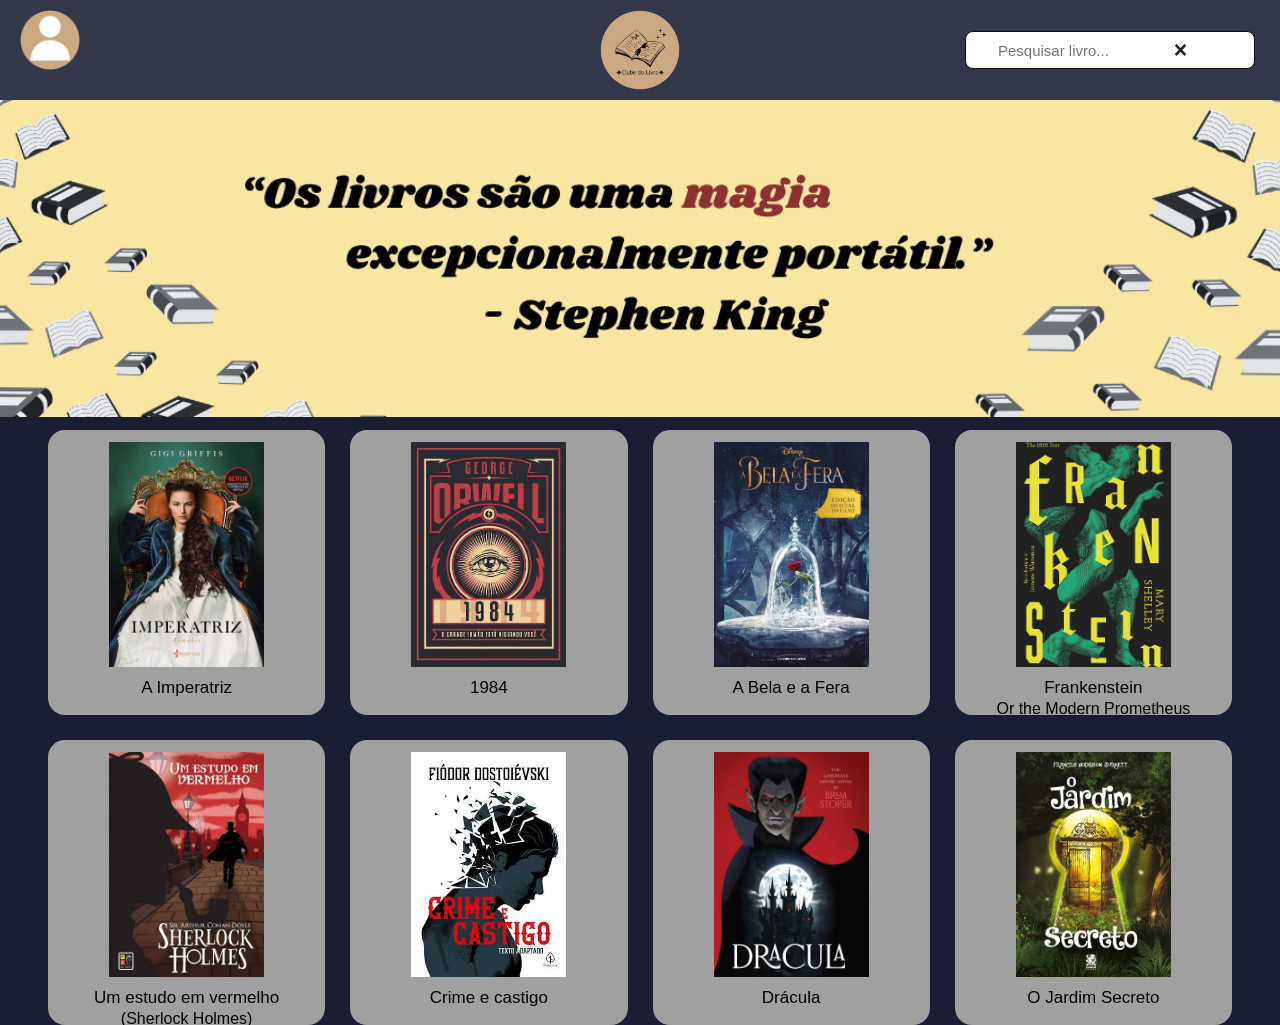
<file: index.html>
<!DOCTYPE html>
<html lang="pt-BR">

<head>
    <meta charset="UTF-8">
    <meta name="viewport" content="width=device-width, initial-scale=1.0">
    <title>Leveza de ler</title>
    <link rel="stylesheet" href="style.css">
    <link rel="icon" type="image/png" href="img/logo.png">
</head>

<body>
    <div class="central">
        <div class="barra">
            <a href="user.html">
                <img src="img/user.png" class="user">
            </a>
            <img src="img/logo.png" class="logo">
            <div class="pesquisa">
                <span class="icone">⌕</span>
                <input type="text" id="campoPesquisa" placeholder="Pesquisar livro...">
                <button id="limparPesquisa">×</button>
            </div>
        </div>

        <div class="banner">
            <img src="img/banner.png">
        </div>

        <div class="conteudo">
            <div class="conjunto">
                <a href="imperatriz.html">
                    <img src="img/imperatriz.jpg" class="livros">
                    <p>A Imperatriz</p>
                </a>
            </div>

            <div class="conjunto">
                <a href="1984.html">
                    <img src="img/1984.jpg" class="livros">
                    <p> 1984 </p>
                </a>
            </div>

            <div class="conjunto">
                <a href="bela.html">
                    <img src="img/bela.jpg" class="livros">
                    <p> A Bela e a Fera </p>
                </a>
            </div>

            <div class="conjunto">
                <a href="frankenstein.html">
                    <img src="img/franl.jpg" class="livros">
                    <p> Frankenstein </p>
                    <span>Or the Modern Prometheus</span>
                </a>
            </div>

            <div class="conjunto">
                <a href="sherlock.html">
                    <img src="img/sherlock_holmes.jpg" class="livros">
                    <p>Um estudo em vermelho</p>
                    <span>(Sherlock Holmes)</span>
                </a>
            </div>

            <div class="conjunto">
                <a href="crime.html">
                    <img src="img/crime.jpg" class="livros">
                    <p> Crime e castigo </p>
                </a>
            </div>

            <div class="conjunto">
                <a href="dracula.html">
                    <img src="img/dracula.jpg" class="livros">
                    <p> Drácula </p>
                </a>
            </div>

            <div class="conjunto">
                <a href="jardim.html">
                    <img src="img/jardim.jpg" class="livros">
                    <p> O Jardim Secreto </p>
                </a>
            </div>

        </div>
    </div>
    <script src="script.js"></script>
</body>

</html>
</file>
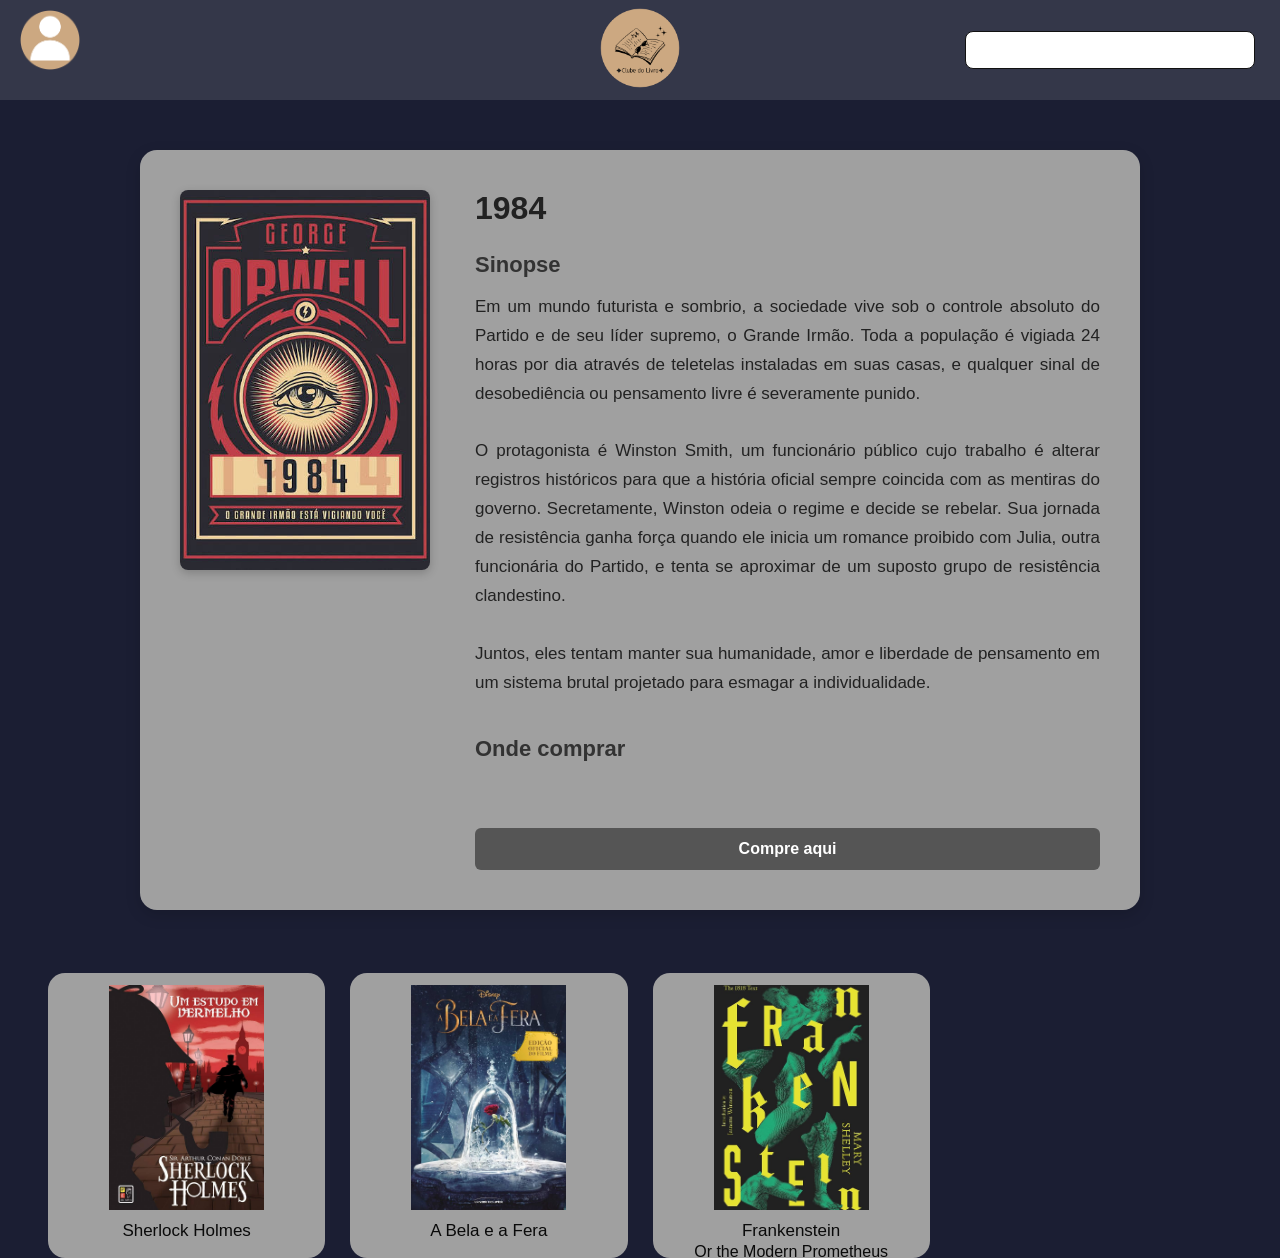
<file: 1984.html>
<!DOCTYPE html>
<html lang="en">
<head>
    <meta charset="UTF-8">
    <meta name="viewport" content="width=device-width, initial-scale=1.0">
    <title>Leveza ler</title>
    <link rel="stylesheet" href="style.css">
    <link rel="icon" type="image/png" href="img/logo.png">

</head>
<body>
    <div class="central">
        <div class="barra">
            <a href="user.html">
                <img src="img/user.png" class="user">
            </a>
            <a href="index.html">
                <img src="img/logo.png" class="logo">
            </a>
            <div class="pesquisa">
                <input type="text">
                <span>⌕</span>
            </div>
        </div>

        <div class="info">
            <img src="img/1984.jpg" alt="1984" class="foto">
            <div class="caixa">
                <h2> 1984 </h2>

                <h3> Sinopse</h3>
                
                <p>
                    Em um mundo futurista e sombrio, a sociedade vive sob o controle absoluto do Partido 
                    e de seu líder supremo, o Grande Irmão. Toda a população é vigiada 24 horas por dia 
                    através de teletelas instaladas em suas casas, e qualquer sinal de desobediência ou 
                    pensamento livre é severamente punido.
                    <br><br>

                    O protagonista é Winston Smith, um funcionário público cujo trabalho é alterar registros 
                    históricos para que a história oficial sempre coincida com as mentiras do governo. Secretamente, 
                    Winston odeia o regime e decide se rebelar. Sua jornada de resistência ganha força quando ele 
                    inicia um romance proibido com Julia, outra funcionária do Partido, e tenta se aproximar de um 
                    suposto grupo de resistência clandestino.
                    <br><br>

                    Juntos, eles tentam manter sua humanidade, amor e liberdade de pensamento em um sistema brutal 
                    projetado para esmagar a individualidade.
                    <br><br>
                </p>
                <h3> Onde comprar </h3>
                <br><br>
                <button type="button" 
                        onclick="window.open('https://www.amazon.com.br/1984-George-Orwell/dp/6555522267', '_blank');"> 
                    Compre aqui
                </button>

            </div>
        </div>
        <div class="conteudo">

            <a href="sherlock.html" class="conjunto">
                <img src="img/sherlock_holmes.jpg" class="livros">
                <p>Sherlock Holmes</p>
            </a>

            <a href="bela.html" class="conjunto">
                <img src="img/bela.jpg" class="livros">
                <p>A Bela e a Fera</p>
            </a>

            <a href="frankenstein.html" class="conjunto">
                <img src="img/franl.jpg" class="livros">
                <p>Frankenstein</p>
                <span>Or the Modern Prometheus</span>
            </a>

        </div>
        
    </div>
</body>
</file>
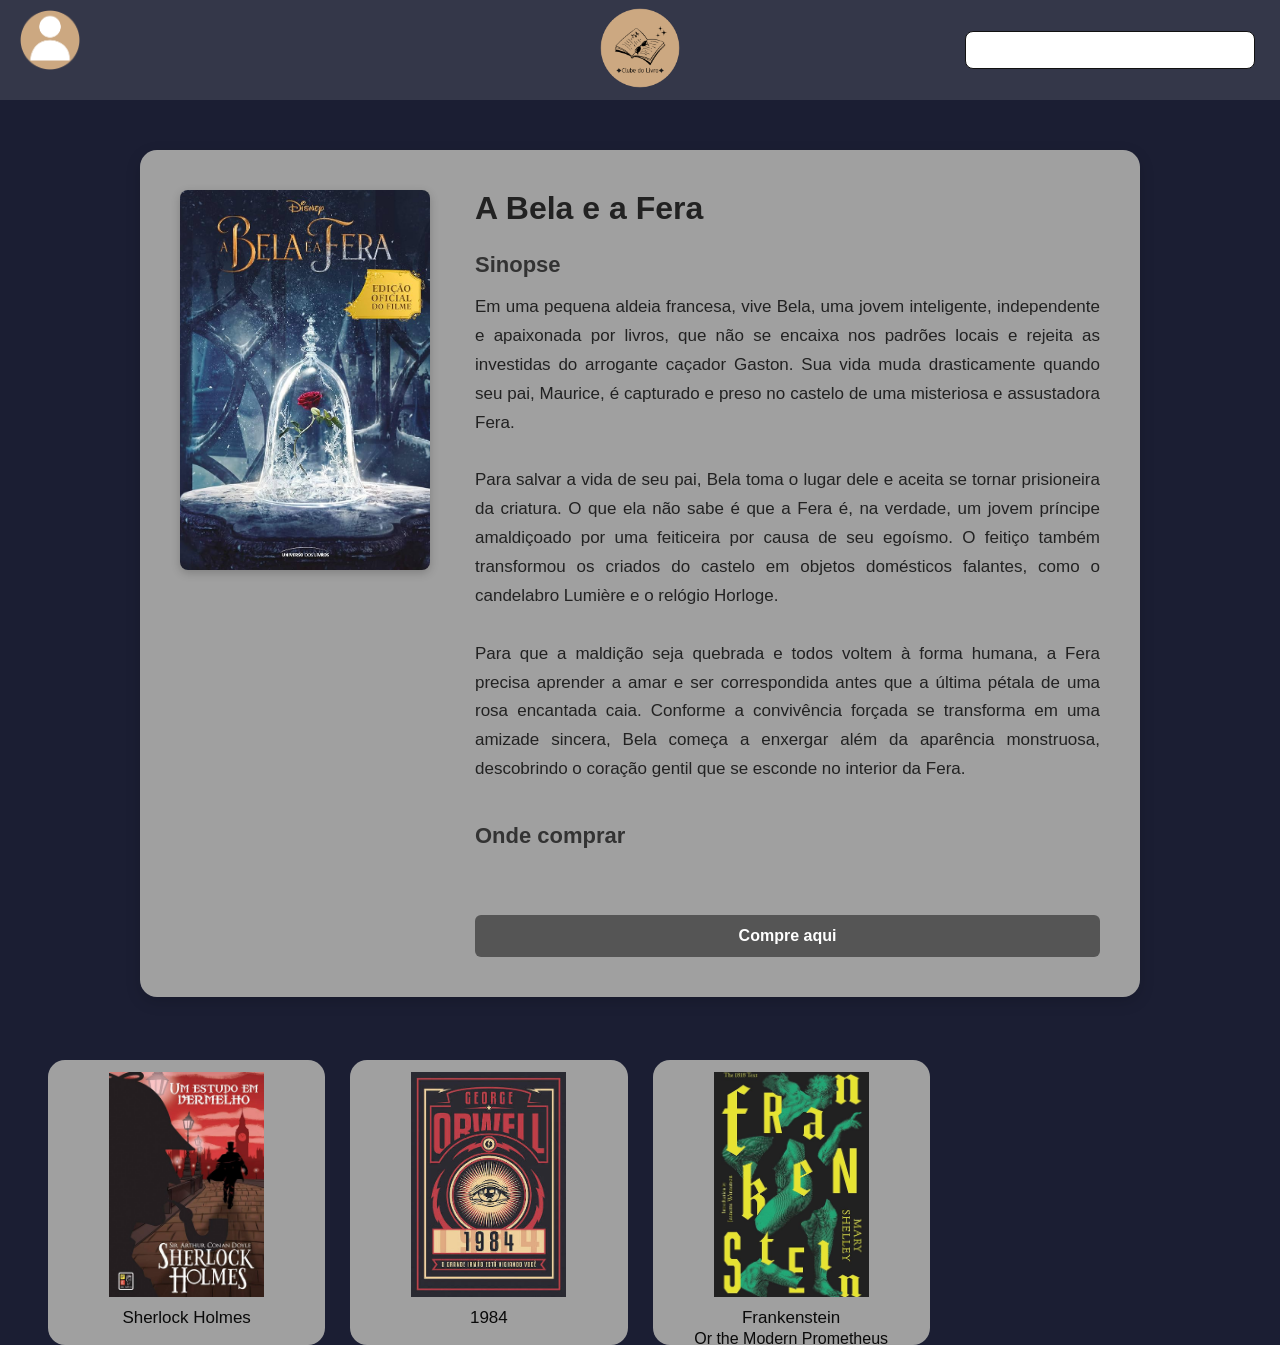
<file: bela.html>
<!DOCTYPE html>
<html lang="en">
<head>
    <meta charset="UTF-8">
    <meta name="viewport" content="width=device-width, initial-scale=1.0">
    <title>Leveza ler</title>
    <link rel="stylesheet" href="style.css">
    <link rel="icon" type="image/png" href="img/logo.png">

</head>
<body>
    <div class="central">
        <div class="barra">
            <a href="user.html">
                <img src="img/user.png" class="user">
            </a>
            <a href="index.html">
                <img src="img/logo.png" class="logo">
            </a>
            <div class="pesquisa">
                <input type="text">
                <span>⌕</span>
            </div>
        </div>

        <div class="info">
            <img src="img/bela.jpg" alt="A Bela e a Fera" class="foto">
            <div class="caixa">
                <h2> A Bela e a Fera </h2>

                <h3> Sinopse</h3>
                
                <p>
                    Em uma pequena aldeia francesa, vive Bela, uma jovem inteligente, independente e apaixonada 
                    por livros, que não se encaixa nos padrões locais e rejeita as investidas do arrogante caçador 
                    Gaston. Sua vida muda drasticamente quando seu pai, Maurice, é capturado e preso no castelo de 
                    uma misteriosa e assustadora Fera.
                    <br><br>

                    Para salvar a vida de seu pai, Bela toma o lugar dele e aceita se tornar prisioneira da criatura. 
                    O que ela não sabe é que a Fera é, na verdade, um jovem príncipe amaldiçoado por uma feiticeira por 
                    causa de seu egoísmo. O feitiço também transformou os criados do castelo em objetos domésticos 
                    falantes, como o candelabro Lumière e o relógio Horloge.
                    <br><br>

                    Para que a maldição seja quebrada e todos voltem à forma humana, a Fera precisa aprender a amar e ser 
                    correspondida antes que a última pétala de uma rosa encantada caia. Conforme a convivência forçada se 
                    transforma em uma amizade sincera, Bela começa a enxergar além da aparência monstruosa, descobrindo o 
                    coração gentil que se esconde no interior da Fera.
                    <br><br>
                </p>
                <h3> Onde comprar </h3>
                <br><br>
                <button type="button" 
                        onclick="window.open('https://www.amazon.com.br/Bela-Fera-Elizabeth-Rudnick/dp/8550304840', '_blank');"> 
                    Compre aqui
                </button>

            </div>
        </div>
        <div class="conteudo">

            <a href="sherlock.html" class="conjunto">
                <img src="img/sherlock_holmes.jpg" class="livros">
                <p>Sherlock Holmes</p>
            </a>

            <a href="1984.html" class="conjunto">
                <img src="img/1984.jpg" class="livros">
                <p> 1984 </p>
            </a>

            <a href="frankenstein.html" class="conjunto">
                <img src="img/franl.jpg" class="livros">
                <p>Frankenstein</p>
                <span>Or the Modern Prometheus</span>
            </a>

        </div>
        
    </div>
    <script src="script.js"></script>
</body>
</html>
</file>
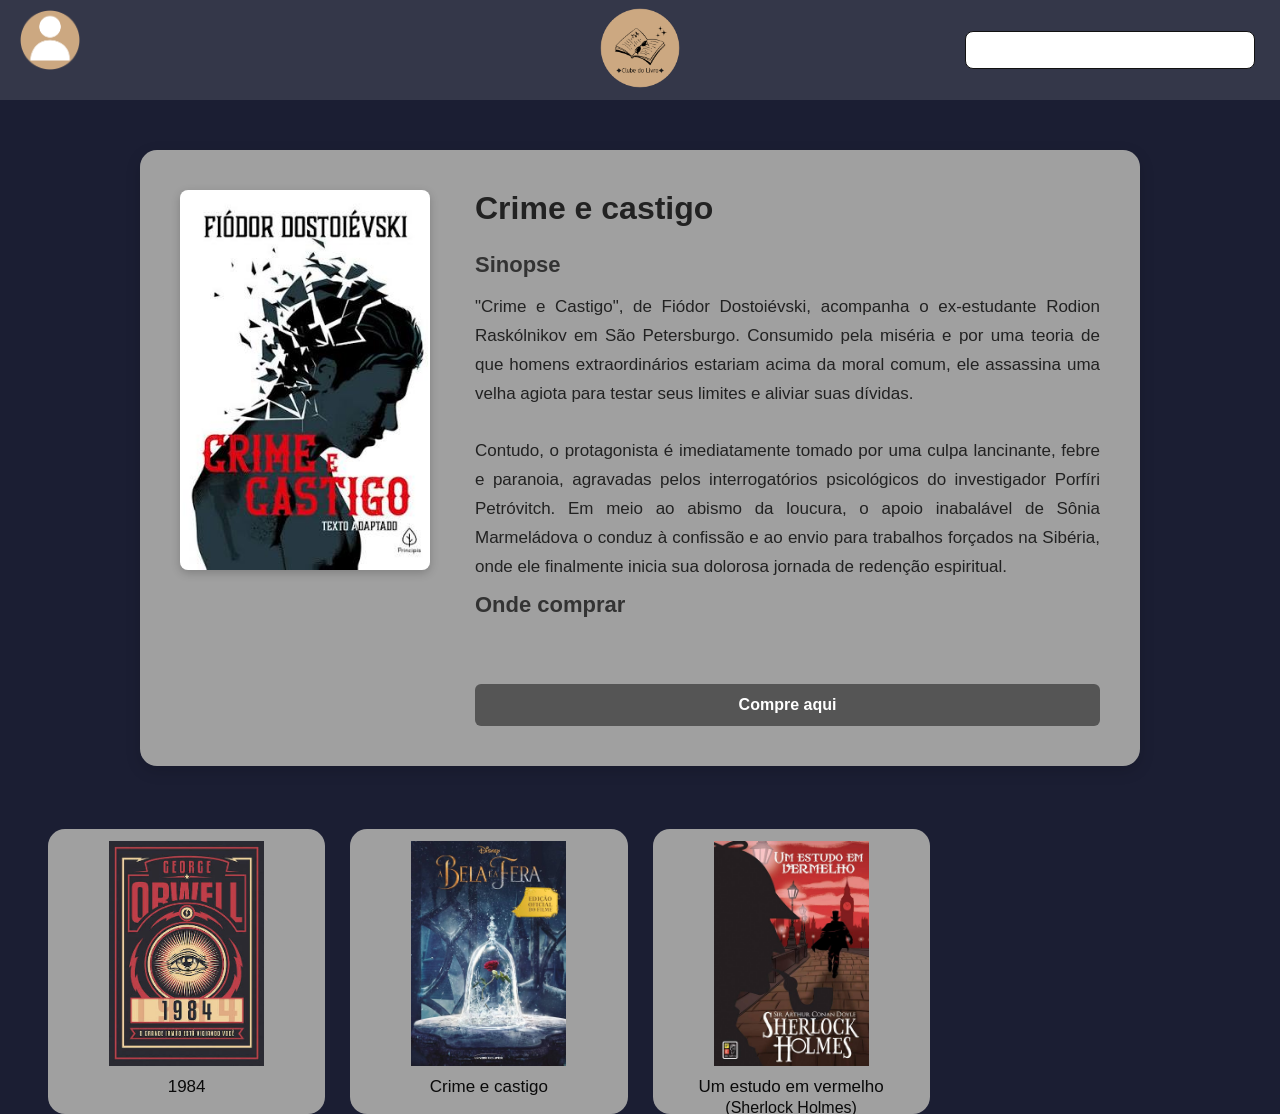
<file: crime.html>
<!DOCTYPE html>
<html lang="en">
<head>
    <meta charset="UTF-8">
    <meta name="viewport" content="width=device-width, initial-scale=1.0">
    <title>Leveza ler</title>
    <link rel="stylesheet" href="style.css">
    <link rel="icon" type="image/png" href="img/logo.png">

</head>
<body>
    <div class="central">
        <div class="barra">
            <a href="user.html">
                <img src="img/user.png" class="user">
            </a>
            <a href="index.html">
                <img src="img/logo.png" class="logo">
            </a>
            <div class="pesquisa">
                <input type="text">
                <span>⌕</span>
            </div>
        </div>

        <div class="info">
            <img src="img/crime.jpg" alt="Crime e castigo" class="foto">
            <div class="caixa">
                <h2> Crime e castigo </h2>

                <h3> Sinopse</h3>
                
                <p>
                    "Crime e Castigo", de Fiódor Dostoiévski, acompanha o ex-estudante Rodion Raskólnikov em 
                    São Petersburgo. Consumido pela miséria e por uma teoria de que homens extraordinários estariam 
                    acima da moral comum, ele assassina uma velha agiota para testar seus limites e aliviar suas 
                    dívidas.
                    <br><br>
                    Contudo, o protagonista é imediatamente tomado por uma culpa lancinante, febre e paranoia, agravadas 
                    pelos interrogatórios psicológicos do investigador Porfíri Petróvitch. Em meio ao abismo da loucura, 
                    o apoio inabalável de Sônia Marmeládova o conduz à confissão e ao envio para trabalhos forçados na 
                    Sibéria, onde ele finalmente inicia sua dolorosa jornada de redenção espiritual.
                </p>
                <h3> Onde comprar </h3>
                <br><br>
                <button type="button" 
                        onclick="window.open('https://www.amazon.com.br/Crime-castigo-Fiodor-Dostoi%C3%A9vski/dp/6555520809/ref=srd_d_psims_d_sccl_2_7/143-7061359-4079243?pd_rd_w=hy0Nj&content-id=amzn1.sym.ebf6c53b-8563-45af-833e-25b1308ef797&pf_rd_p=ebf6c53b-8563-45af-833e-25b1308ef797&pf_rd_r=YNR73PG6HD78TF9XSE2D&pd_rd_wg=6Uxzi&pd_rd_r=11f9b88d-0170-4adf-9e00-7eb195891633&pd_rd_i=6555520809&psc=1');"> 
                    Compre aqui
                </button>

            </div>
        </div>
        <div class="conteudo">

            <a href="1984.html" class="conjunto">
                <img src="img/1984.jpg" class="livros">
                <p>1984</p>
            </a>

            <a href="crime.html" class="conjunto">
                <img src="img/bela.jpg" class="livros">
                <p> Crime e castigo </p>
            </a>

            <a href="sherlock.html" class="conjunto">
                <img src="img/sherlock_holmes.jpg" class="livros">
                <p>Um estudo em vermelho </p>
                <span>(Sherlock Holmes)</span>
            </a>

        </div>
        
    </div>
    <script src="script.js"></script>
</body>
</html>
</file>
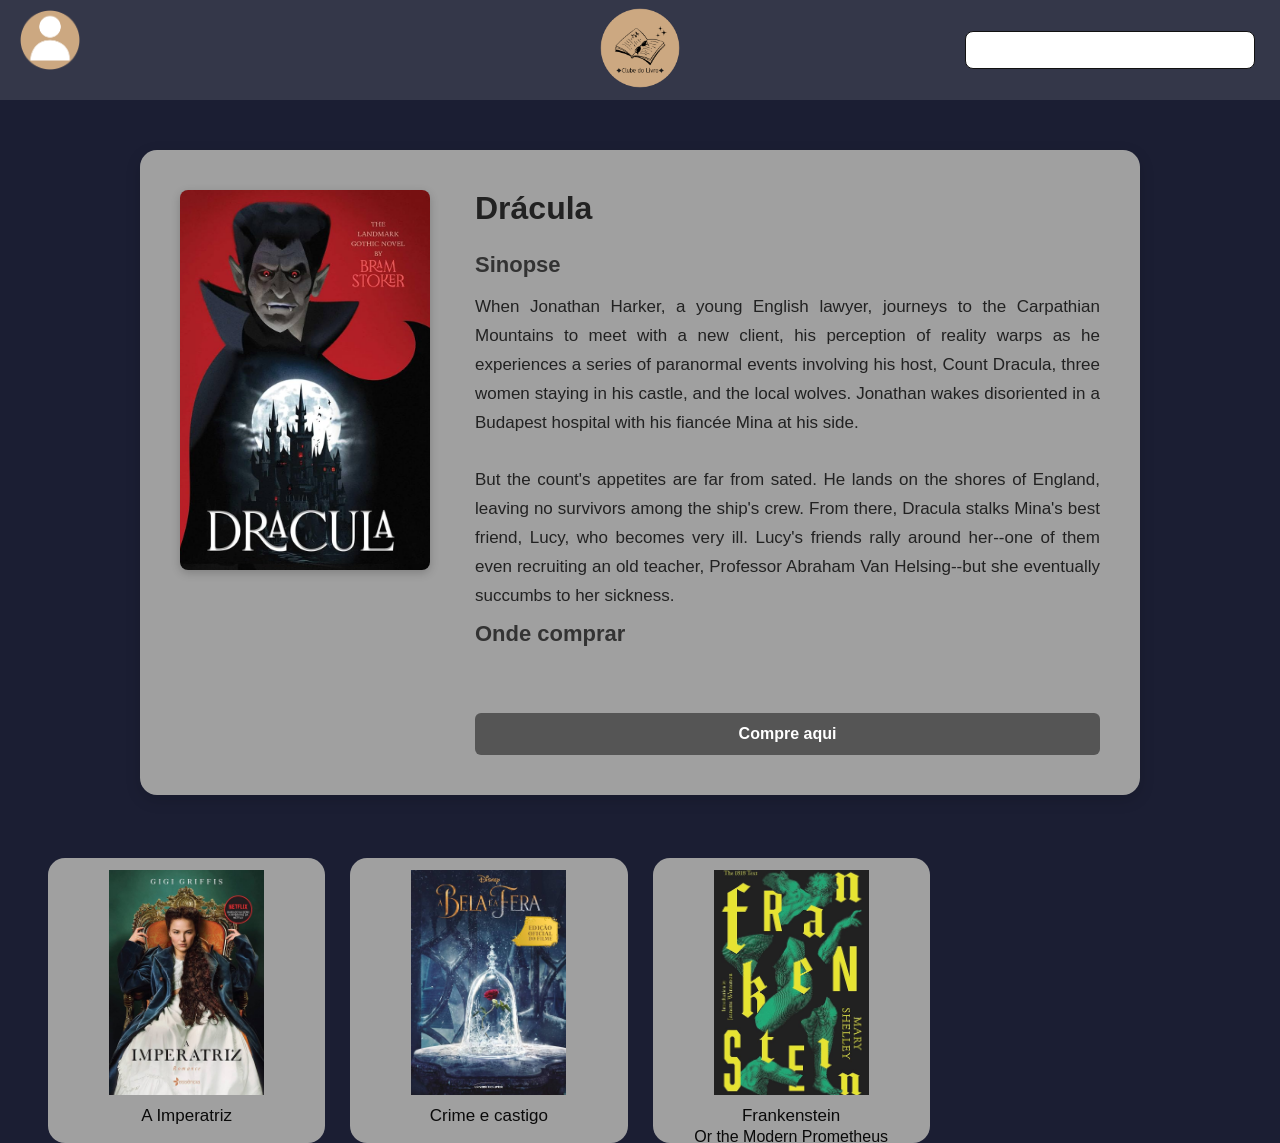
<file: dracula.html>
<!DOCTYPE html>
<html lang="en">
<head>
    <meta charset="UTF-8">
    <meta name="viewport" content="width=device-width, initial-scale=1.0">
    <title>Leveza ler</title>
    <link rel="stylesheet" href="style.css">
    <link rel="icon" type="image/png" href="img/logo.png">

</head>
<body>
    <div class="central">
        <div class="barra">
            <a href="user.html">
                <img src="img/user.png" class="user">
            </a>
            <a href="index.html">
                <img src="img/logo.png" class="logo">
            </a>
            <div class="pesquisa">
                <input type="text">
                <span>⌕</span>
            </div>
        </div>

        <div class="info">
            <img src="img/dracula.jpg" alt="Drácula" class="foto">
            <div class="caixa">
                <h2> Drácula </h2>

                <h3> Sinopse</h3>
                
                <p>
                    When Jonathan Harker, a young English lawyer, journeys to the Carpathian Mountains to meet with a new client, 
                    his perception of reality warps as he experiences a series of paranormal events involving his host, Count 
                    Dracula, three women staying in his castle, and the local wolves. Jonathan wakes disoriented in a Budapest 
                    hospital with his fiancée Mina at his side.
                    <br><br>

                    But the count's appetites are far from sated. He lands on the shores of England, leaving no survivors among 
                    the ship's crew. From there, Dracula stalks Mina's best friend, Lucy, who becomes very ill. Lucy's friends 
                    rally around her--one of them even recruiting an old teacher, Professor Abraham Van Helsing--but she eventually 
                    succumbs to her sickness.

                </p>
                <h3> Onde comprar </h3>
                <br><br>
                <button type="button" 
                        onclick="window.open('https://www.amazon.com.br/Dracula-Bram-Stoker/dp/1665963034');"> 
                    Compre aqui
                </button>

            </div>
        </div>
        <div class="conteudo">

            <a href="imperatriz.html" class="conjunto">
                <img src="img/imperatriz.jpg" class="livros">
                <p>A Imperatriz</p>
            </a>

            <a href="crime.html" class="conjunto">
                <img src="img/bela.jpg" class="livros">
                <p> Crime e castigo </p>
            </a>
            
            <a href="frankenstein.html" class="conjunto">
                <img src="img/franl.jpg" class="livros">
                <p>Frankenstein</p>
                <span>Or the Modern Prometheus</span>
            </a>

        </div>
        
    </div>
    <script src="script.js"></script>
</body>
</html>
</file>
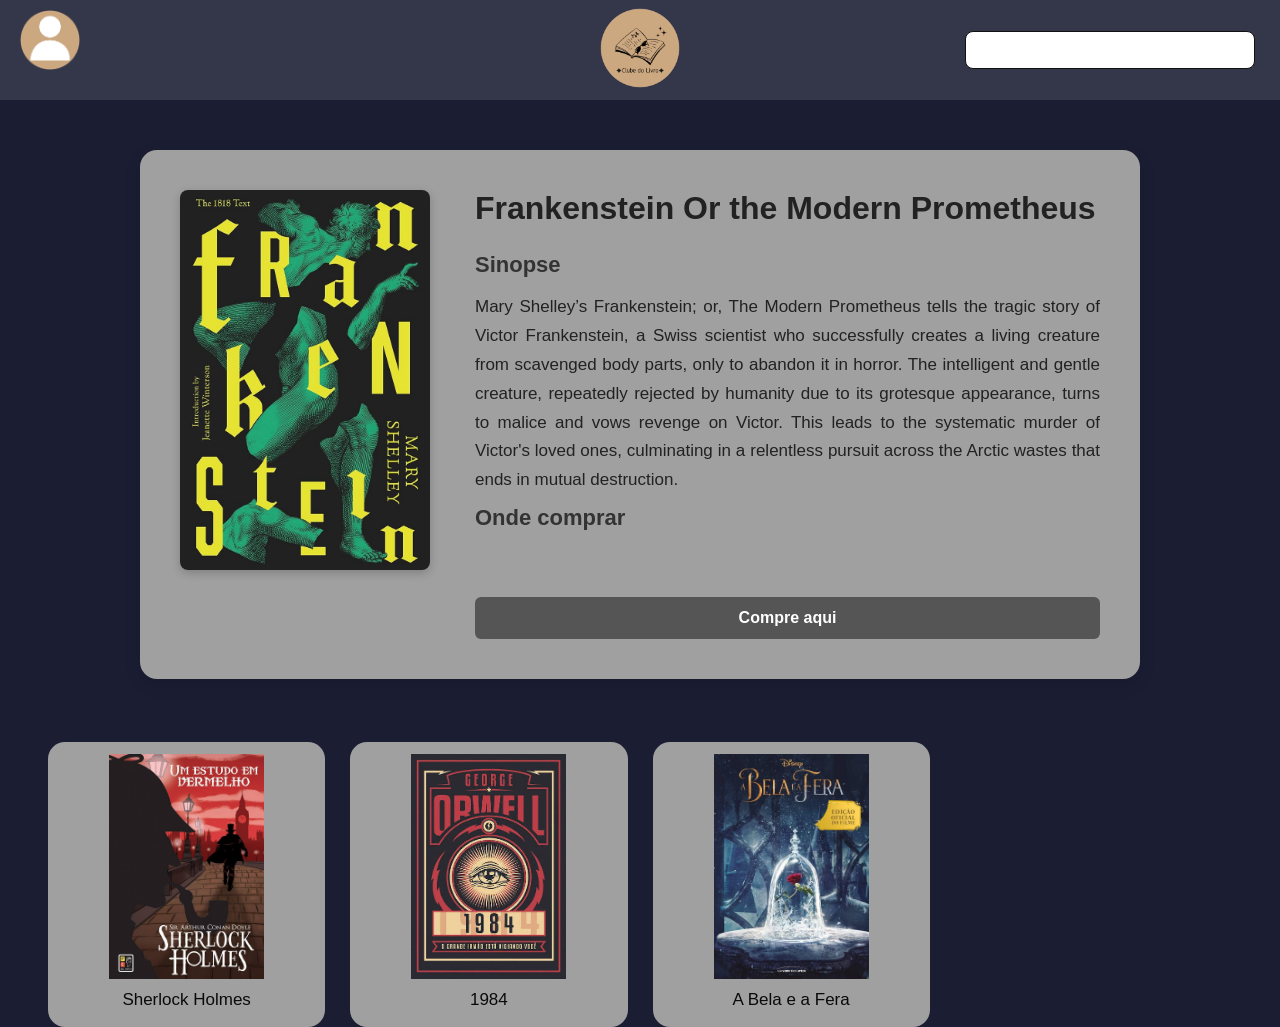
<file: frankenstein.html>
<!DOCTYPE html>
<html lang="en">
<head>
    <meta charset="UTF-8">
    <meta name="viewport" content="width=device-width, initial-scale=1.0">
    <title>Leveza ler</title>
    <link rel="stylesheet" href="style.css">
    <link rel="icon" type="image/png" href="img/logo.png">

</head>
<body>
    <div class="central">
        <div class="barra">
            <a href="user.html">
                <img src="img/user.png" class="user">
            </a>
            <a href="index.html">
                <img src="img/logo.png" class="logo">
            </a>
            <div class="pesquisa">
                <input type="text">
                <span>⌕</span>
            </div>
        </div>

        <div class="info">
            <img src="img/franl.jpg" alt="Frankenstein" class="foto">
            <div class="caixa">
                <h2> Frankenstein Or the Modern Prometheus</h2>

                <h3> Sinopse</h3>
                
                <p>
                    Mary Shelley’s Frankenstein; or, The Modern Prometheus tells the tragic story of 
                    Victor Frankenstein, a Swiss scientist who successfully creates a living creature 
                    from scavenged body parts, only to abandon it in horror. The intelligent and gentle 
                    creature, repeatedly rejected by humanity due to its grotesque appearance, turns to 
                    malice and vows revenge on Victor. This leads to the systematic murder of Victor's 
                    loved ones, culminating in a relentless pursuit across the Arctic wastes that ends 
                    in mutual destruction.
                    
                </p>
                <h3> Onde comprar </h3>
                <br><br>
                <button type="button" 
                        onclick="window.open('https://www.amazon.com.br/Frankenstein-Modern-Prometheus-Mary-Shelley/dp/0307743314', '_blank');"> 
                    Compre aqui
                </button>

            </div>
        </div>
        <div class="conteudo">

            <a href="sherlock.html" class="conjunto">
                <img src="img/sherlock_holmes.jpg" class="livros">
                <p>Sherlock Holmes</p>
            </a>

            <a href="1984.html" class="conjunto">
                <img src="img/1984.jpg" class="livros">
                <p> 1984 </p>
            </a>

            <a href="bela.html" class="conjunto">
                <img src="img/bela.jpg" class="livros">
                <p>A Bela e a Fera</p>
            </a>

        </div>
        
    </div>
    <script src="script.js"></script>
</body>
</html>
</file>
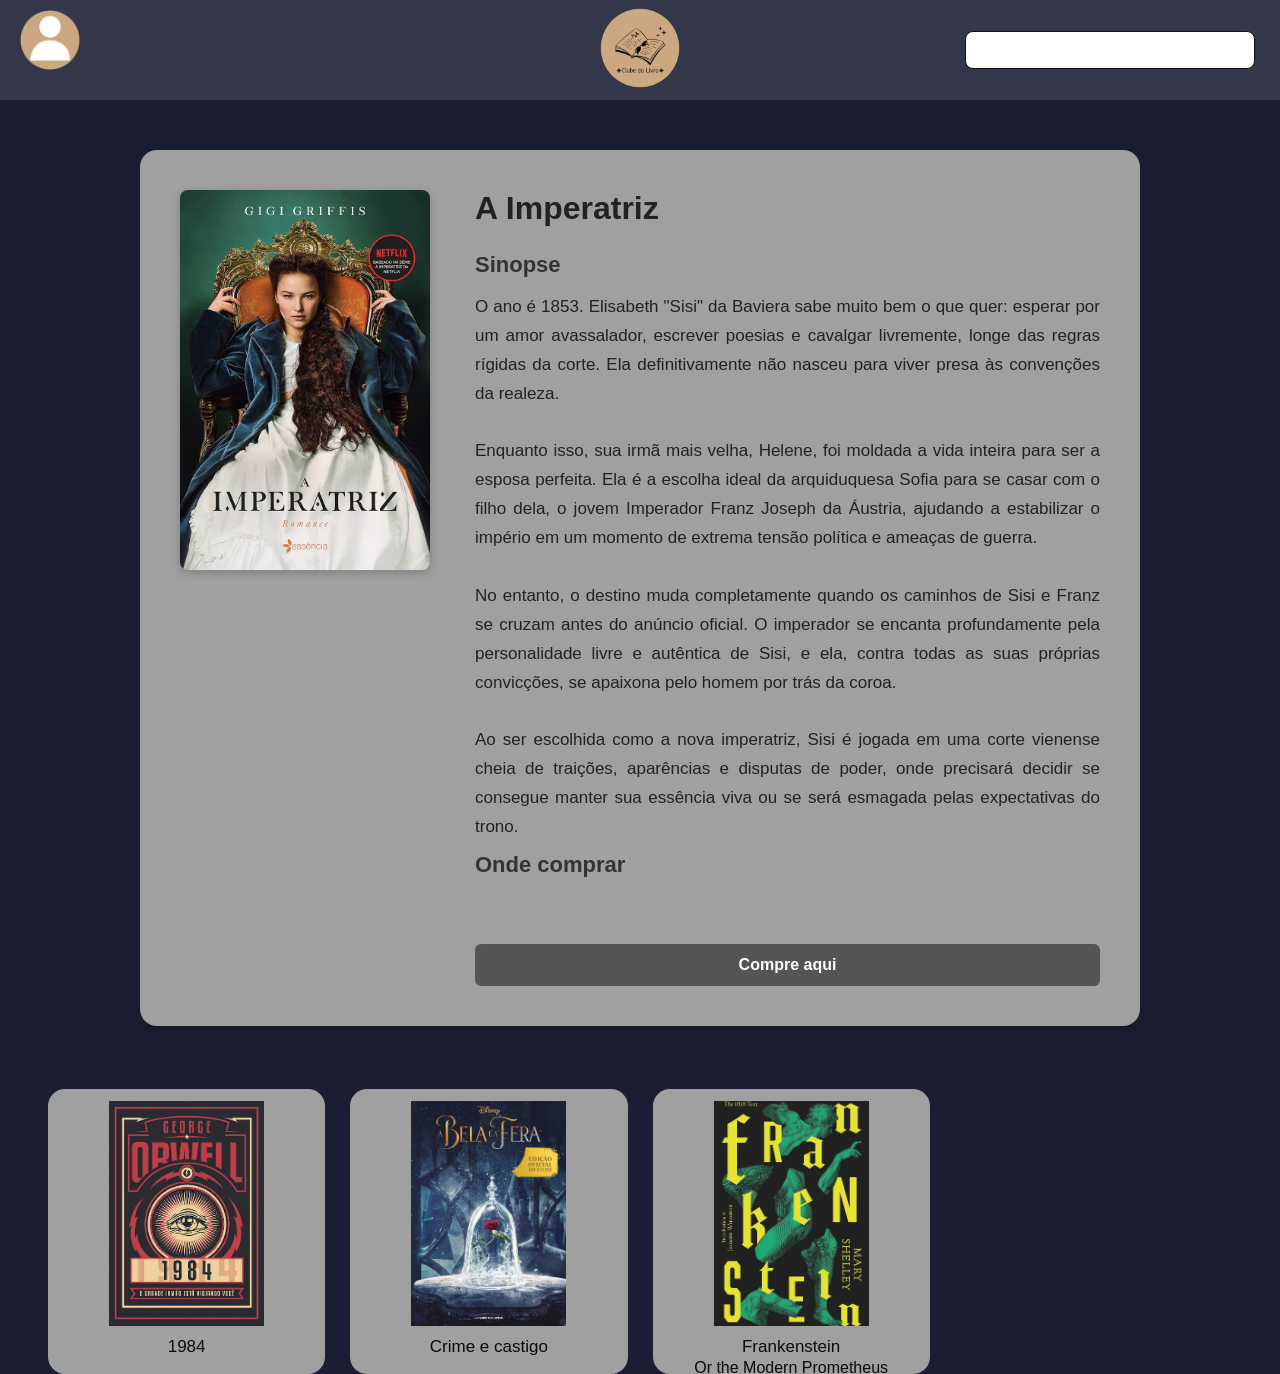
<file: imperatriz.html>
<!DOCTYPE html>
<html lang="en">
<head>
    <meta charset="UTF-8">
    <meta name="viewport" content="width=device-width, initial-scale=1.0">
    <title>Leveza ler</title>
    <link rel="stylesheet" href="style.css">
    <link rel="icon" type="image/png" href="img/logo.png">

</head>
<body>
    <div class="central">
        <div class="barra">
            <a href="user.html">
                <img src="img/user.png" class="user">
            </a>
            <a href="index.html">
                <img src="img/logo.png" class="logo">
            </a>
            <div class="pesquisa">
                <input type="text">
                <span>⌕</span>
            </div>
        </div>

        <div class="info">
            <img src="img/imperatriz.jpg" alt="A imperatriz" class="foto">
            <div class="caixa">
                <h2> A Imperatriz </h2>

                <h3> Sinopse</h3>
                
                <p>
                    O ano é 1853. Elisabeth "Sisi" da Baviera sabe muito bem o que quer: esperar por um 
                    amor avassalador, escrever poesias e cavalgar livremente, longe das regras rígidas da 
                    corte. Ela definitivamente não nasceu para viver presa às convenções da realeza.
                    <br><br>
                    Enquanto isso, sua irmã mais velha, Helene, foi moldada a vida inteira para ser a esposa 
                    perfeita. Ela é a escolha ideal da arquiduquesa Sofia para se casar com o filho dela, o 
                    jovem Imperador Franz Joseph da Áustria, ajudando a estabilizar o império em um momento de 
                    extrema tensão política e ameaças de guerra.
                    <br><br>
                    No entanto, o destino muda completamente quando os caminhos de Sisi e Franz se cruzam antes 
                    do anúncio oficial. O imperador se encanta profundamente pela personalidade livre e autêntica 
                    de Sisi, e ela, contra todas as suas próprias convicções, se apaixona pelo homem por trás da 
                    coroa.
                    <br><br>
                    Ao ser escolhida como a nova imperatriz, Sisi é jogada em uma corte vienense cheia de traições, 
                    aparências e disputas de poder, onde precisará decidir se consegue manter sua essência viva ou se 
                    será esmagada pelas expectativas do trono.
                </p>
                <h3> Onde comprar </h3>
                <br><br>
                <button type="button" 
                        onclick="window.open('https://www.amazon.com.br/Um-Estudo-Vermelho-Cole%C3%A7%C3%A3o-Cl%C3%A1ssicos/dp/8537810878/ref=asc_df_8537810878?mcid=510b9f2dffdb3485946a0980f4008913&tag=googleshopp00-20&linkCode=df0&hvadid=709856848230&hvpos=&hvnetw=g&hvrand=12584815551837840518&hvpone=&hvptwo=&hvqmt=&hvdev=c&hvdvcmdl=&hvlocint=&hvlocphy=9102094&hvtargid=pla-395982476082&psc=1&hvocijid=12584815551837840518-8537810878-&hvexpln=0&language=pt_BR', '_blank');"> 
                    Compre aqui
                </button>

            </div>
        </div>
        <div class="conteudo">

            <a href="1984.html" class="conjunto">
                <img src="img/1984.jpg" class="livros">
                <p>1984</p>
            </a>

            <a href="crime.html" class="conjunto">
                <img src="img/bela.jpg" class="livros">
                <p> Crime e castigo </p>
            </a>

            <a href="frankenstein.html" class="conjunto">
                <img src="img/franl.jpg" class="livros">
                <p>Frankenstein</p>
                <span>Or the Modern Prometheus</span>
            </a>

        </div>
        
    </div>
    <script src="script.js"></script>
</body>
</html>
</file>
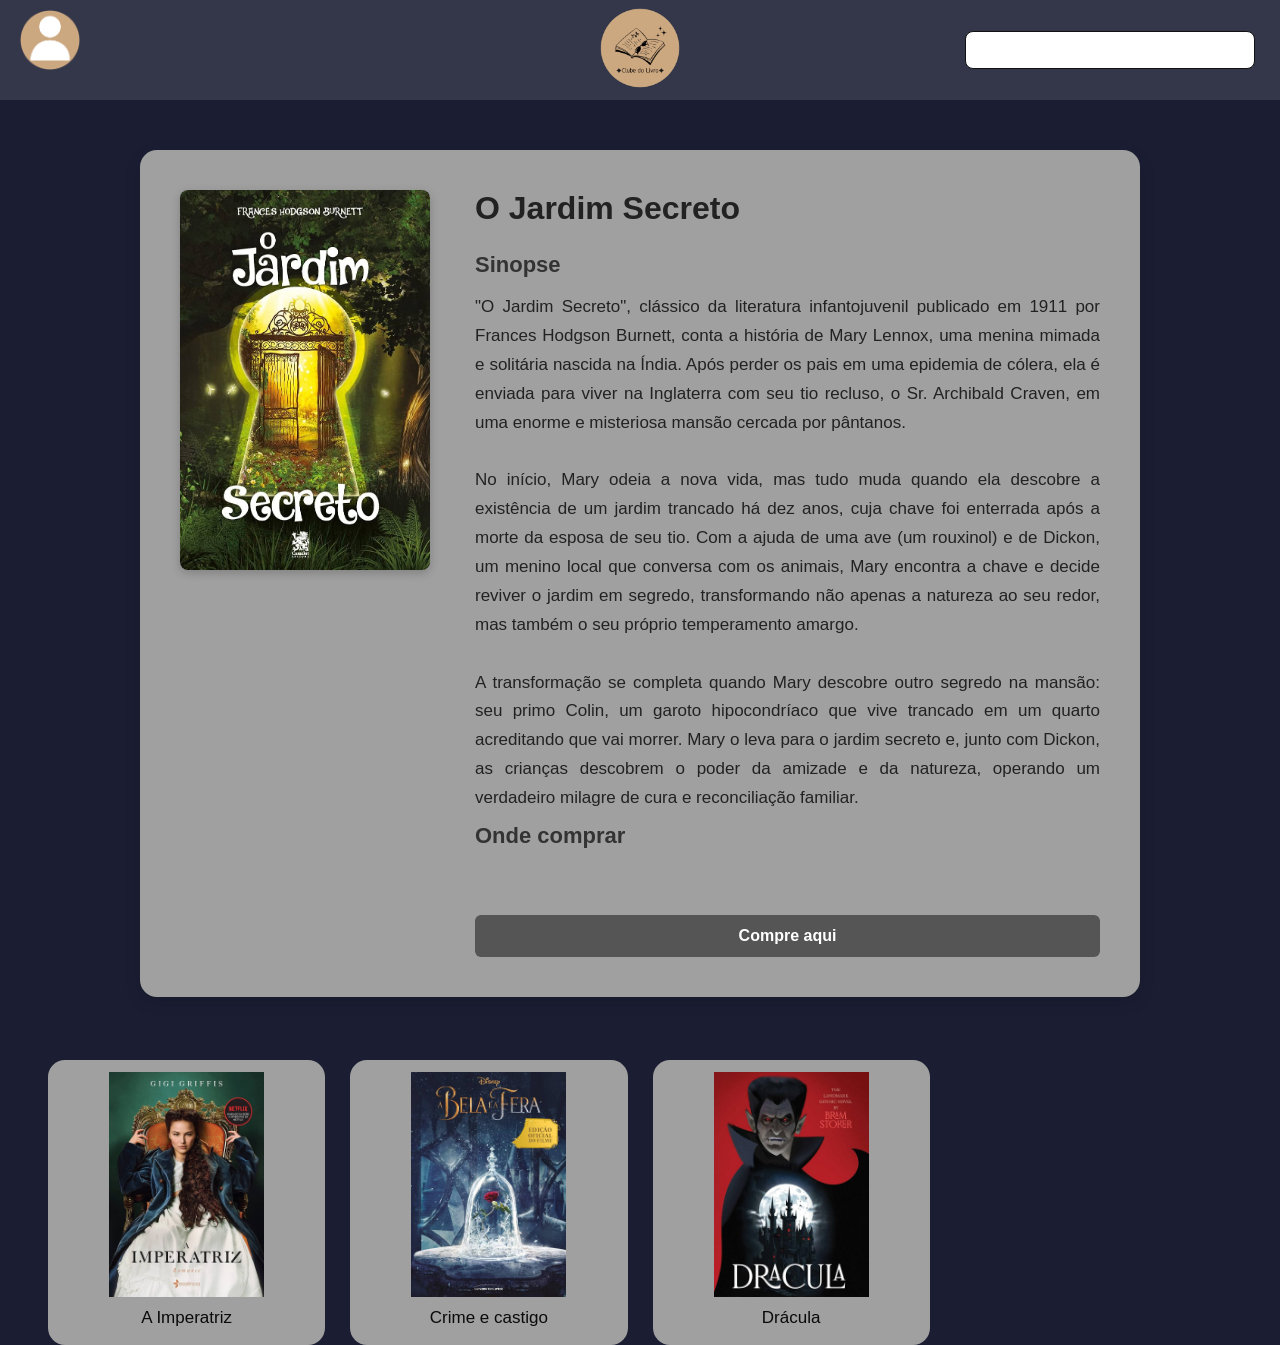
<file: jardim.html>
<!DOCTYPE html>
<html lang="en">
<head>
    <meta charset="UTF-8">
    <meta name="viewport" content="width=device-width, initial-scale=1.0">
    <title>Leveza ler</title>
    <link rel="stylesheet" href="style.css">
    <link rel="icon" type="image/png" href="img/logo.png">

</head>
<body>
    <div class="central">
        <div class="barra">
            <a href="user.html">
                <img src="img/user.png" class="user">
            </a>
            <a href="index.html">
                <img src="img/logo.png" class="logo">
            </a>
            <div class="pesquisa">
                <input type="text">
                <span>⌕</span>
            </div>
        </div>

        <div class="info">
            <img src="img/jardim.jpg" alt="O Jardim Secreto" class="foto">
            <div class="caixa">
                <h2> O Jardim Secreto </h2>

                <h3> Sinopse</h3>
                
                <p>
                    "O Jardim Secreto", clássico da literatura infantojuvenil publicado em 1911 por Frances Hodgson 
                    Burnett, conta a história de Mary Lennox, uma menina mimada e solitária nascida na Índia. Após 
                    perder os pais em uma epidemia de cólera, ela é enviada para viver na Inglaterra com seu tio 
                    recluso, o Sr. Archibald Craven, em uma enorme e misteriosa mansão cercada por pântanos.
                    <br><br>

                    No início, Mary odeia a nova vida, mas tudo muda quando ela descobre a existência de um jardim trancado 
                    há dez anos, cuja chave foi enterrada após a morte da esposa de seu tio. Com a ajuda de uma ave (um 
                    rouxinol) e de Dickon, um menino local que conversa com os animais, Mary encontra a chave e decide reviver
                    o jardim em segredo, transformando não apenas a natureza ao seu redor, mas também o seu próprio temperamento 
                    amargo.
                                        
                    <br><br>
                    A transformação se completa quando Mary descobre outro segredo na mansão: seu primo Colin, um garoto hipocondríaco 
                    que vive trancado em um quarto acreditando que vai morrer. Mary o leva para o jardim secreto e, junto com Dickon, 
                    as crianças descobrem o poder da amizade e da natureza, operando um verdadeiro milagre de cura e reconciliação 
                    familiar.
                </p>
                <h3> Onde comprar </h3>
                <br><br>
                <button type="button" 
                        onclick="window.open('https://www.amazon.com.br/Jardim-Secreto-Especial-marcador-p%C3%A1ginas/dp/6587817750/ref=srd_d_psims_d_sccl_2_30/143-7061359-4079243?pd_rd_w=hy0Nj&content-id=amzn1.sym.ebf6c53b-8563-45af-833e-25b1308ef797&pf_rd_p=ebf6c53b-8563-45af-833e-25b1308ef797&pf_rd_r=YNR73PG6HD78TF9XSE2D&pd_rd_wg=6Uxzi&pd_rd_r=11f9b88d-0170-4adf-9e00-7eb195891633&pd_rd_i=6587817750&psc=1');"> 
                    Compre aqui
                </button>

            </div>
        </div>
        <div class="conteudo">

            <a href="imperatriz.html" class="conjunto">
                <img src="img/imperatriz.jpg" class="livros">
                <p>A Imperatriz</p>
            </a>

            <a href="crime.html" class="conjunto">
                <img src="img/bela.jpg" class="livros">
                <p> Crime e castigo </p>
            </a>

            <a href="dracula.html" class="conjunto">
                <img src="img/dracula.jpg" class="livros">
                <p> Drácula </p>
            </a>

        </div>
        
    </div>
    <script src="script.js"></script>
</body>
</html>
</file>
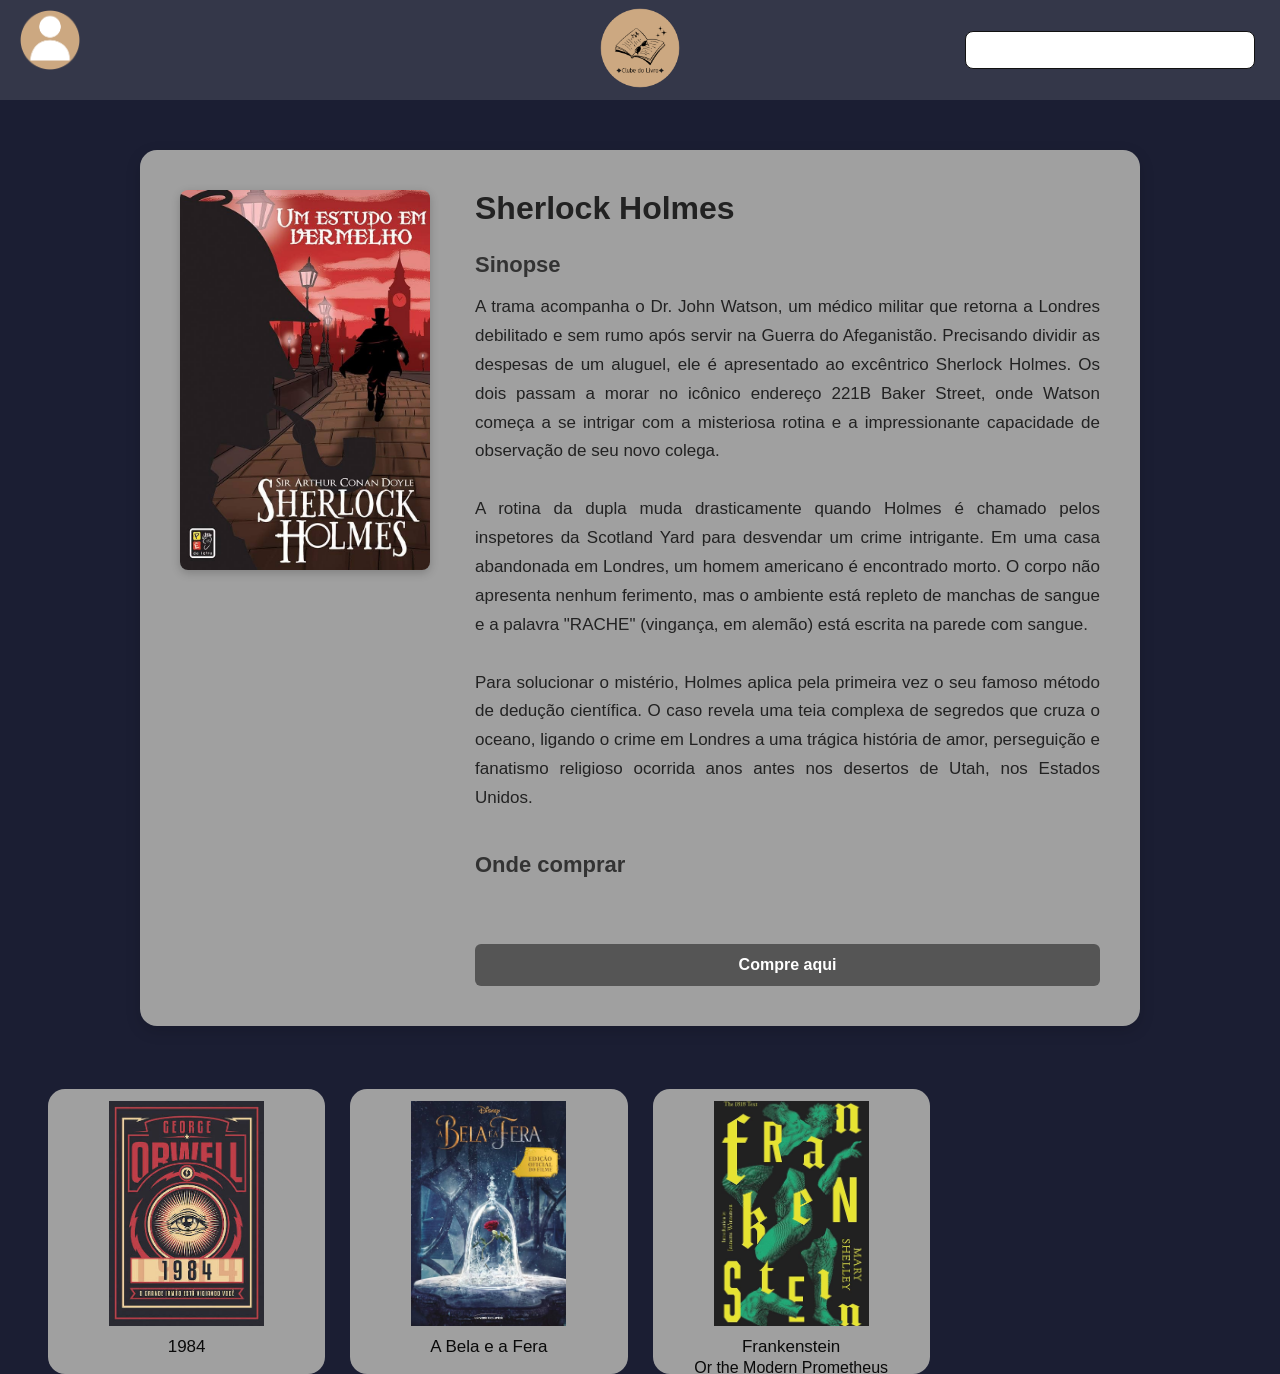
<file: sherlock.html>
<!DOCTYPE html>
<html lang="en">
<head>
    <meta charset="UTF-8">
    <meta name="viewport" content="width=device-width, initial-scale=1.0">
    <title>Leveza ler</title>
    <link rel="stylesheet" href="style.css">
    <link rel="icon" type="image/png" href="img/logo.png">

</head>
<body>
    <div class="central">
        <div class="barra">
            <a href="user.html">
                <img src="img/user.png" class="user">
            </a>
            <a href="index.html">
                <img src="img/logo.png" class="logo">
            </a>
            <div class="pesquisa">
                <input type="text">
                <span>⌕</span>
            </div>
        </div>

        <div class="info">
            <img src="img/sherlock_holmes.jpg" alt="Sherlock Holmes" class="foto">
            <div class="caixa">
                <h2> Sherlock Holmes </h2>

                <h3> Sinopse</h3>
                
                <p>
                    A trama acompanha o Dr. John Watson, um médico militar que retorna a Londres 
                    debilitado e sem rumo após servir na Guerra do Afeganistão. Precisando dividir 
                    as despesas de um aluguel, ele é apresentado ao excêntrico Sherlock Holmes. Os 
                    dois passam a morar no icônico endereço 221B Baker Street, onde Watson começa a 
                    se intrigar com a misteriosa rotina e a impressionante capacidade de observação 
                    de seu novo colega.
                    <br><br>
                    A rotina da dupla muda drasticamente quando Holmes é chamado pelos inspetores da 
                    Scotland Yard para desvendar um crime intrigante. Em uma casa abandonada em Londres, 
                    um homem americano é encontrado morto. O corpo não apresenta nenhum ferimento, mas o 
                    ambiente está repleto de manchas de sangue e a palavra "RACHE" (vingança, em alemão) 
                    está escrita na parede com sangue.
                    <br><br>
                    Para solucionar o mistério, Holmes aplica pela primeira vez o seu famoso método de dedução 
                    científica. O caso revela uma teia complexa de segredos que cruza o oceano, ligando o crime 
                    em Londres a uma trágica história de amor, perseguição e fanatismo religioso ocorrida anos 
                    antes nos desertos de Utah, nos Estados Unidos.
                    <br><br>
                </p>
                <h3> Onde comprar </h3>
                <br><br>
                <button type="button" 
                        onclick="window.open('https://www.amazon.com.br/Um-Estudo-Vermelho-Cole%C3%A7%C3%A3o-Cl%C3%A1ssicos/dp/8537810878/ref=asc_df_8537810878?mcid=510b9f2dffdb3485946a0980f4008913&tag=googleshopp00-20&linkCode=df0&hvadid=709856848230&hvpos=&hvnetw=g&hvrand=12584815551837840518&hvpone=&hvptwo=&hvqmt=&hvdev=c&hvdvcmdl=&hvlocint=&hvlocphy=9102094&hvtargid=pla-395982476082&psc=1&hvocijid=12584815551837840518-8537810878-&hvexpln=0&language=pt_BR', '_blank');"> 
                    Compre aqui
                </button>

            </div>
        </div>
        <div class="conteudo">

            <a href="1984.html" class="conjunto">
                <img src="img/1984.jpg" class="livros">
                <p>1984</p>
            </a>

            <a href="bela.html" class="conjunto">
                <img src="img/bela.jpg" class="livros">
                <p>A Bela e a Fera</p>
            </a>

            <a href="frankenstein.html" class="conjunto">
                <img src="img/franl.jpg" class="livros">
                <p>Frankenstein</p>
                <span>Or the Modern Prometheus</span>
            </a>

        </div>
        
    </div>
    <script src="script.js"></script>
</body>
</html>
</file>
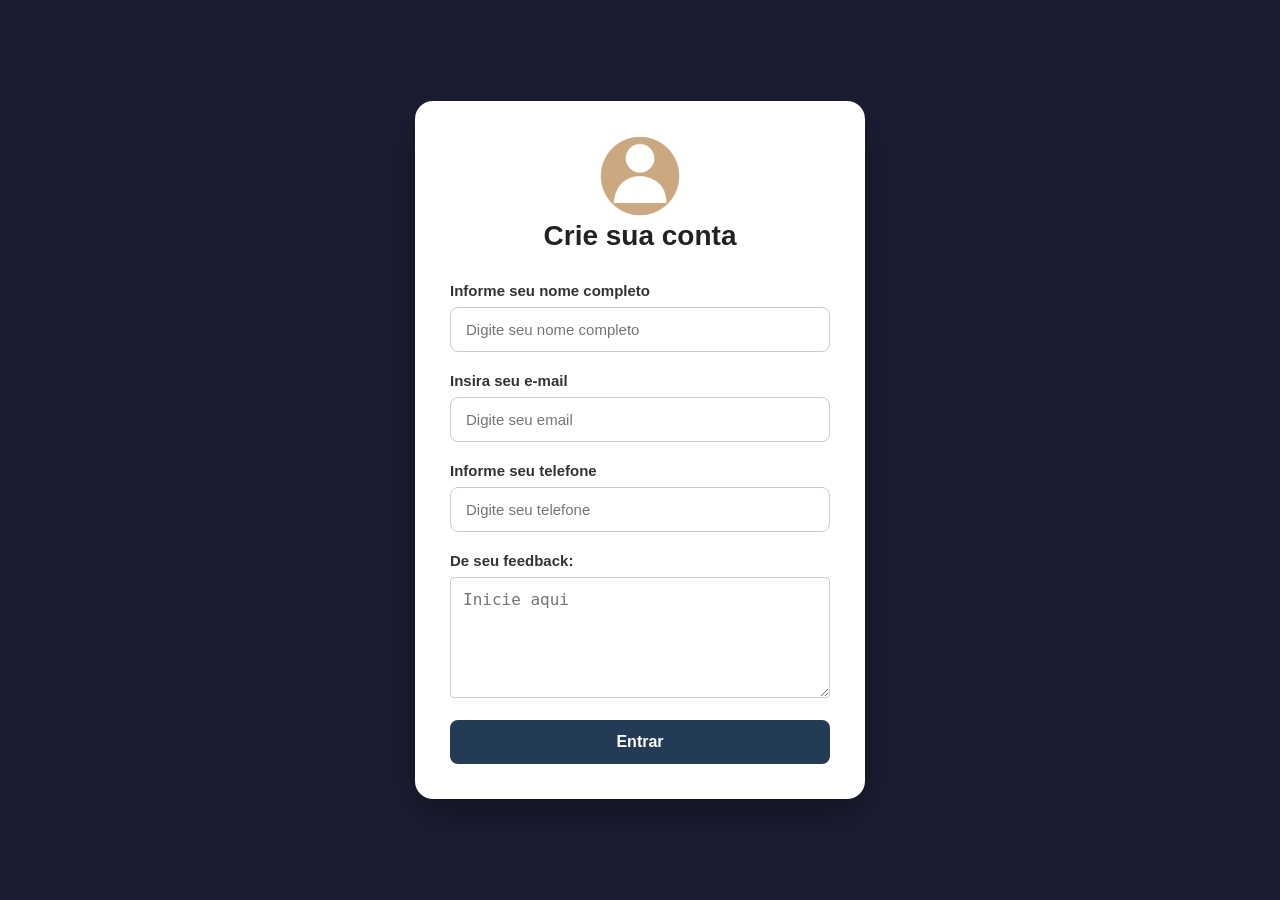
<file: user.html>
<!DOCTYPE html>
<html lang="en">
<head>
    <meta charset="UTF-8">
    <meta name="viewport" content="width=device-width, initial-scale=1.0">
    <title>Formulário</title>
    <link rel="stylesheet" href="style.css">
  <link rel="icon" type="image/png" href="img/titulo.png">
</head>
<body>
    <div id="modal1" class="modal-overlay">

        <div class="modal-box">
            <div>
                <a href="index.html">
                    <img src="img/user.png" class="logo">
                </a>    
            </div>

            <h2>Crie sua conta</h2>

            <form>
                                
                <p class="texto pequeno">Informe seu nome completo</p>
                <input type="text" placeholder="Digite seu nome completo">

                <p class="texto pequeno">Insira seu e-mail</p>
                <input type="text" placeholder="Digite seu email">

                <p class="texto pequeno">Informe seu telefone</p>
                <input type="text" placeholder="Digite seu telefone">   

                <p class="texto pequeno">De seu feedback:</p>
                <textarea id="mensagem" name="mensagem" placeholder="Inicie aqui" rows="5"></textarea>

                <br><br>

                <button type="button" onclick="window.location.href='index.html'">
                    Entrar
                </button>

            </form>

        </div>

    </div>
          <!-- Java conteudo dos modais -->
    <script>

        const modal1 = document.getElementById('modal1');

        function abrirModal1() {
            modal1.style.display = 'flex';
        }

        function fecharModal1() {
            modal1.style.display = 'none';
        }    

    </script>
    
</body>
</html>
</file>
<file: style.css>
*{
    box-sizing:border-box;
    margin:0;
    padding:0;
}

body{
    background-color:rgb(27, 30, 51);
    font-family:Arial,Helvetica,sans-serif;
    color:white;
}

.central{
    width:100%;
    max-width:100%;
    margin:0 auto;
    overflow:hidden;
}

.barra{
    width:100%;
    height:100px;
    background-color:rgb(52, 55, 73);
    display:flex;
    align-items:center;
    justify-content:center;
    position:relative;
}

.user {
    width: 60px;
    height: 60px;
    object-fit: contain;
    display: block;
    position: absolute;
    left: 20px;
    top: 10px;
}

.modal-overlay {
    width: 100%;
    min-height: 100vh;

    display: flex;
    justify-content: center;
    align-items: center;

    padding: 20px;
}

.modal-box {
    width: 100%;
    max-width: 450px;

    background: #ffffff;

    padding: 35px;

    border-radius: 18px;

    box-shadow: 0 15px 40px rgba(0, 0, 0, 0.35);

    text-align: center;
}

.modal-box h2 {
    font-size: 28px;
    color: #222;

    margin-bottom: 30px;
}

textarea {
  width: 100%; 
  min-height: 80px;
  padding: 12px;
  border: 1px solid #ccc;
  border-radius: 4px;
  font-size: 16px;
  box-sizing: border-box;
  resize: vertical;
}

.texto {
    text-align: left;

    color: #333;

    margin-bottom: 8px;
}

.pequeno {
    font-size: 15px;
    font-weight: bold;
}

form input[type="text"] {
    width: 100%;

    padding: 13px 15px;

    margin-bottom: 20px;

    border: 1px solid #ccc;
    border-radius: 8px;

    font-size: 15px;

    outline: none;

    transition: 0.3s;
}

/* Quando clicar no campo */

form input[type="text"]:focus {
    border-color: #243b55;

    box-shadow: 0 0 0 3px rgba(36, 59, 85, 0.15);
}

button {
    width: 100%;

    padding: 13px;

    border: none;

    border-radius: 8px;

    background: #243b55;

    color: white;

    font-size: 16px;

    font-weight: bold;

    cursor: pointer;

    transition: 0.3s;
}

button:hover {
    background: #141e30;

    transform: translateY(-2px);

    box-shadow: 0 5px 12px rgba(0, 0, 0, 0.2);
}

.logo-link{
    position:absolute;
    left:50%;
    top:10px;
    transform:translateX(-50%);
}

.logo{
    width:80px;
    height:80px;
    border-radius:50%;
    object-fit:cover;
}

.pesquisa{
    width:290px;
    height:38px;
    background-color:white;
    border:1px solid #111;
    border-radius:8px;
    position:absolute;
    right:25px;
    display:flex;
    align-items:center;
    padding:0 8px;
}

.pesquisa .icone{
    font-size:28px;
    font-weight:bold;
    line-height:1;
    transform:rotate(-20deg);
}

.pesquisa input{
    width:100%;
    height:100%;
    border:none;
    outline:none;
    font-size:15px;
    padding:0 7px;
}

.pesquisa button{
    border:none;
    background:transparent;
    cursor:pointer;
    font-size:23px;
    line-height:1;
    color:#222;
}

a{
    color:rgb(10,10,10);
    text-decoration:none;
}

.banner{
    width:100%;
    height:317px;
    overflow:hidden;
}

.banner img{
    width:100%;
    height:100%;
    object-fit:cover;
    display:block;
}

.conteudo{
    width:100%;
    display:grid;
    grid-template-columns:repeat(4,1fr);
    gap:25px;
    padding:13px 48px 0;
}

.conjunto{
    width:100%;
    height:285px;
    background-color:#a0a0a0;
    border-radius:17px;
    text-align:center;
    padding:12px 10px;
    transition:transform .2s ease,box-shadow .2s ease;
}

.conjunto:hover{
    transform:translateY(-4px);
    box-shadow:0 7px 15px rgba(0,0,0,.18);
}

.conjunto a{
    text-decoration:none;
    color:black;
    display:block;
}

.livros{
    width:155px;
    height:225px;
    max-width:100%;
    object-fit:cover;
    display:block;
    margin:0 auto 10px;
}

.conjunto p{
    font-size:17px;
    line-height:1.3;
    margin-top:3px;
}

.conjunto span{
    font-size:16px;
    line-height:1.3;
}

.sem-resultados{
    display:none;
    text-align:center;
    font-size:18px;
    margin:30px;
}

.info{
    width:1000px;
    max-width:calc(100% - 60px);
    margin:50px auto;
    padding:40px;
    background-color:#a0a0a0;
    display:flex;
    align-items:flex-start;
    gap:45px;
    border-radius:17px;
    box-shadow:0 5px 15px rgba(0,0,0,.15);
}

.foto{
    width:250px;
    height:380px;
    object-fit:cover;
    border-radius:8px;
    flex-shrink:0;
    box-shadow:0 3px 10px rgba(0,0,0,.2);
}

.caixa{
    flex:1;
}

.caixa h2{
    font-size:32px;
    color:#222;
    margin-bottom:25px;
}

.caixa h3{
    font-size:22px;
    color:#333;
    margin-top:10px;
    margin-bottom:15px;
}

.caixa p{
    font-size:17px;
    line-height:1.7;
    text-align:justify;
    color:#222;
}

.caixa a{
    display:inline-block;
    margin-top:5px;
    padding:12px 25px;
    background-color:#555;
    color:white;
    text-decoration:none;
    border-radius:6px;
    transition:.3s;
}

.caixa a:hover{
    background-color:#333;
}

.caixa button{
    margin-top:15px;
    padding:12px 25px;
    background-color:#555;
    color:white;
    border:none;
    border-radius:6px;
    cursor:pointer;
    font-size:16px;
    transition:.3s;
}

.caixa button:hover{
    background-color:#333;
}

@media(max-width:1050px){
    .info{
        width:90%;
    }
}

@media(max-width:900px){
    .barra{
        height:100px;
    }

    .conteudo{
        grid-template-columns:repeat(2,1fr);
        padding:15px 35px;
    }

    .conjunto{
        height:285px;
    }

    .pesquisa{
        width:260px;
    }

    .info{
        width:90%;
        gap:30px;
        padding:30px;
    }

    .foto{
        width:220px;
        height:335px;
    }
}

@media(max-width:700px){
    .info{
        flex-direction:column;
        align-items:center;
        width:90%;
        max-width:none;
    }

    .foto{
        width:220px;
        height:330px;
    }

    .caixa{
        width:100%;
    }

    .caixa h2{
        font-size:27px;
        text-align:center;
    }

    .caixa h3{
        font-size:20px;
    }

    .caixa p{
        font-size:16px;
    }
}

@media(max-width:600px){
    .barra{
        height:145px;
        align-items:flex-end;
        padding-bottom:15px;
    }

    .logo{
        width:70px;
        height:70px;
    }

    .logo-link{
        top:5px;
    }

    .pesquisa{
        position:relative;
        right:auto;
        width:calc(100% - 35px);
        max-width:350px;
        height:36px;
    }

    .banner{
        height:250px;
    }

    .conteudo{
        grid-template-columns:1fr;
        padding:15px 35px;
    }

    .conjunto{
        height:285px;
    }
    
}
@media (max-width: 500px) {

    .modal-box {
        padding: 25px 20px;
    }

    .modal-box h2 {
        font-size: 24px;
    }

    .logo {
        width: 65px;
        height: 65px;
    }
}
</file>
